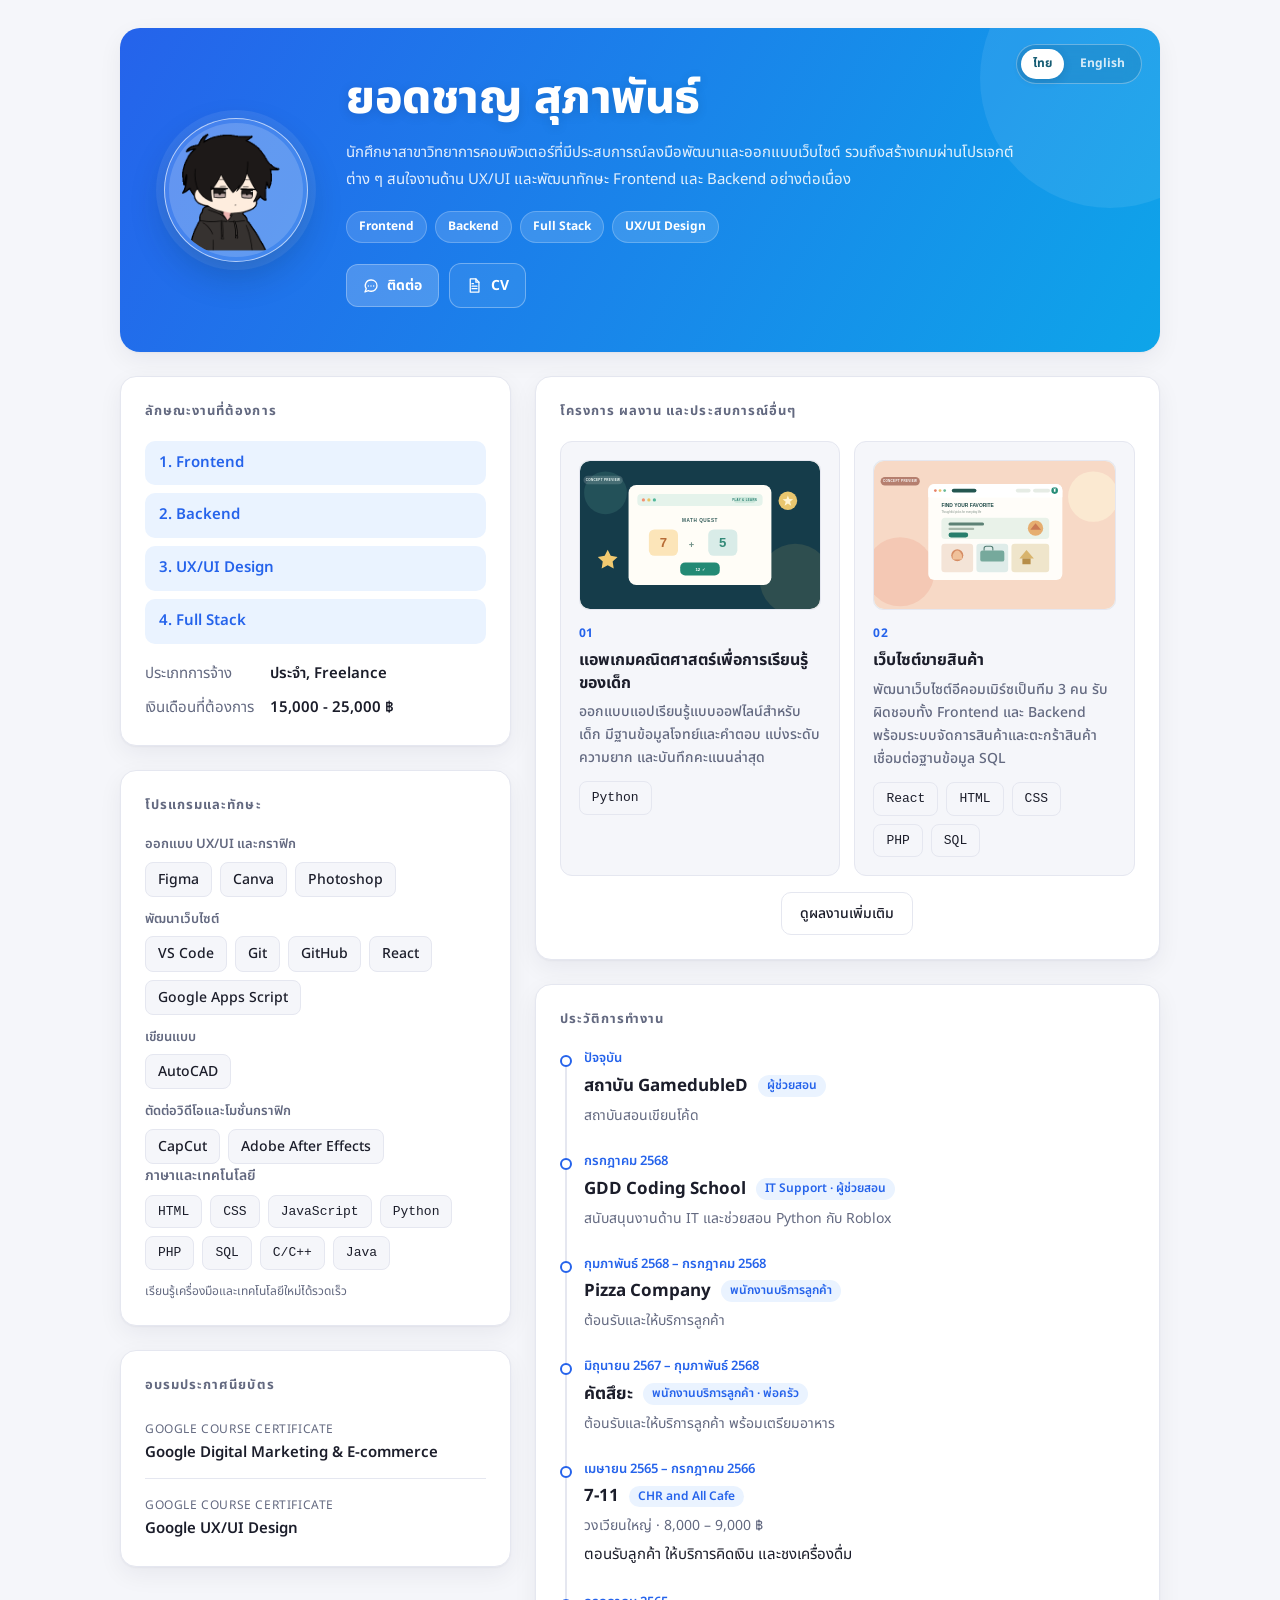
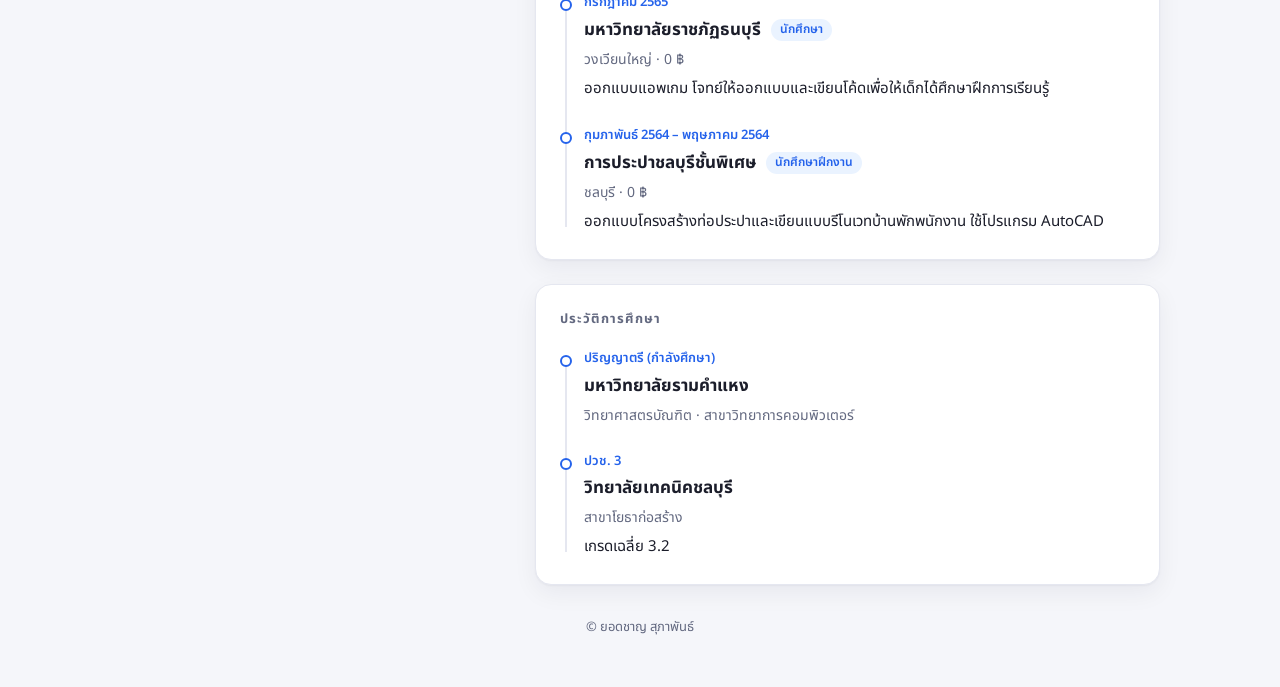
<file: index.html>
<!doctype html>
<html lang="th">
  <head>
    <meta charset="utf-8">
    <meta name="viewport" content="width=device-width, initial-scale=1">
    <meta http-equiv="refresh" content="0; url=resume.html">
    <link rel="canonical" href="resume.html">
    <title>ยอดชาญ สุภาพันธ์ | Resume</title>
    <style>
      :root { color-scheme: light; font-family: "Noto Sans Thai", system-ui, sans-serif; color: #173b3b; background: #f2f6f3; }
      * { box-sizing: border-box; }
      body { min-height: 100vh; margin: 0; display: grid; place-items: center; padding: 24px; background: radial-gradient(ellipse at 80% 10%, #d8eee5 0, transparent 38%), #f2f6f3; }
      .redirect-card { width: min(100%, 440px); padding: 38px 30px; text-align: center; border: 1px solid #dce9e2; border-radius: 24px; background: rgba(255,255,255,.92); box-shadow: 0 22px 60px rgba(26,76,67,.1); }
      .mark { display: grid; place-items: center; width: 58px; height: 58px; margin: 0 auto 20px; border-radius: 18px; background: linear-gradient(135deg,#10494a,#168b79); color: #fff; font-size: 18px; font-weight: 800; letter-spacing: .06em; }
      .eyebrow { margin: 0 0 8px; color: #168174; font-size: 11px; font-weight: 800; letter-spacing: .2em; }
      h1 { margin: 0; font-size: clamp(23px, 6vw, 29px); }
      .message { margin: 12px 0 22px; color: #6b7d77; font-size: 14px; line-height: 1.8; }
      .dots { display: flex; justify-content: center; gap: 6px; margin-bottom: 22px; }
      .dots span { width: 7px; height: 7px; border-radius: 50%; background: #32a795; animation: pulse 1s ease-in-out infinite alternate; }
      .dots span:nth-child(2) { animation-delay: .2s; } .dots span:nth-child(3) { animation-delay: .4s; }
      @keyframes pulse { to { opacity: .3; transform: translateY(-3px); } }
      .link { display: inline-flex; align-items: center; justify-content: center; min-height: 44px; padding: 0 20px; border-radius: 12px; background: #10494a; color: #fff; font-size: 14px; font-weight: 700; text-decoration: none; transition: background .2s, transform .2s; }
      .link:hover { transform: translateY(-2px); background: #087e78; }
      .link:focus-visible { outline: 3px solid #81cbbb; outline-offset: 3px; }
      @media (prefers-reduced-motion: reduce) { *, *::before, *::after { animation-duration: .01ms !important; transition-duration: .01ms !important; } }
    </style>
    <script>window.location.replace(new URL('resume.html', window.location.href));</script>
  </head>
  <body>
    <main class="redirect-card" aria-labelledby="page-title">
      <div class="mark" aria-hidden="true">YS</div>
      <p class="eyebrow">PORTFOLIO · RESUME</p>
      <h1 id="page-title">ยอดชาญ สุภาพันธ์</h1>
      <p class="message">กำลังพาคุณไปยังหน้า Resume<br>อีกสักครู่เดียวค่ะ</p>
      <div class="dots" aria-hidden="true"><span></span><span></span><span></span></div>
      <a class="link" href="resume.html">เปิดหน้า Resume <span aria-hidden="true">→</span></a>
    </main>
  </body>
</html>
</file>
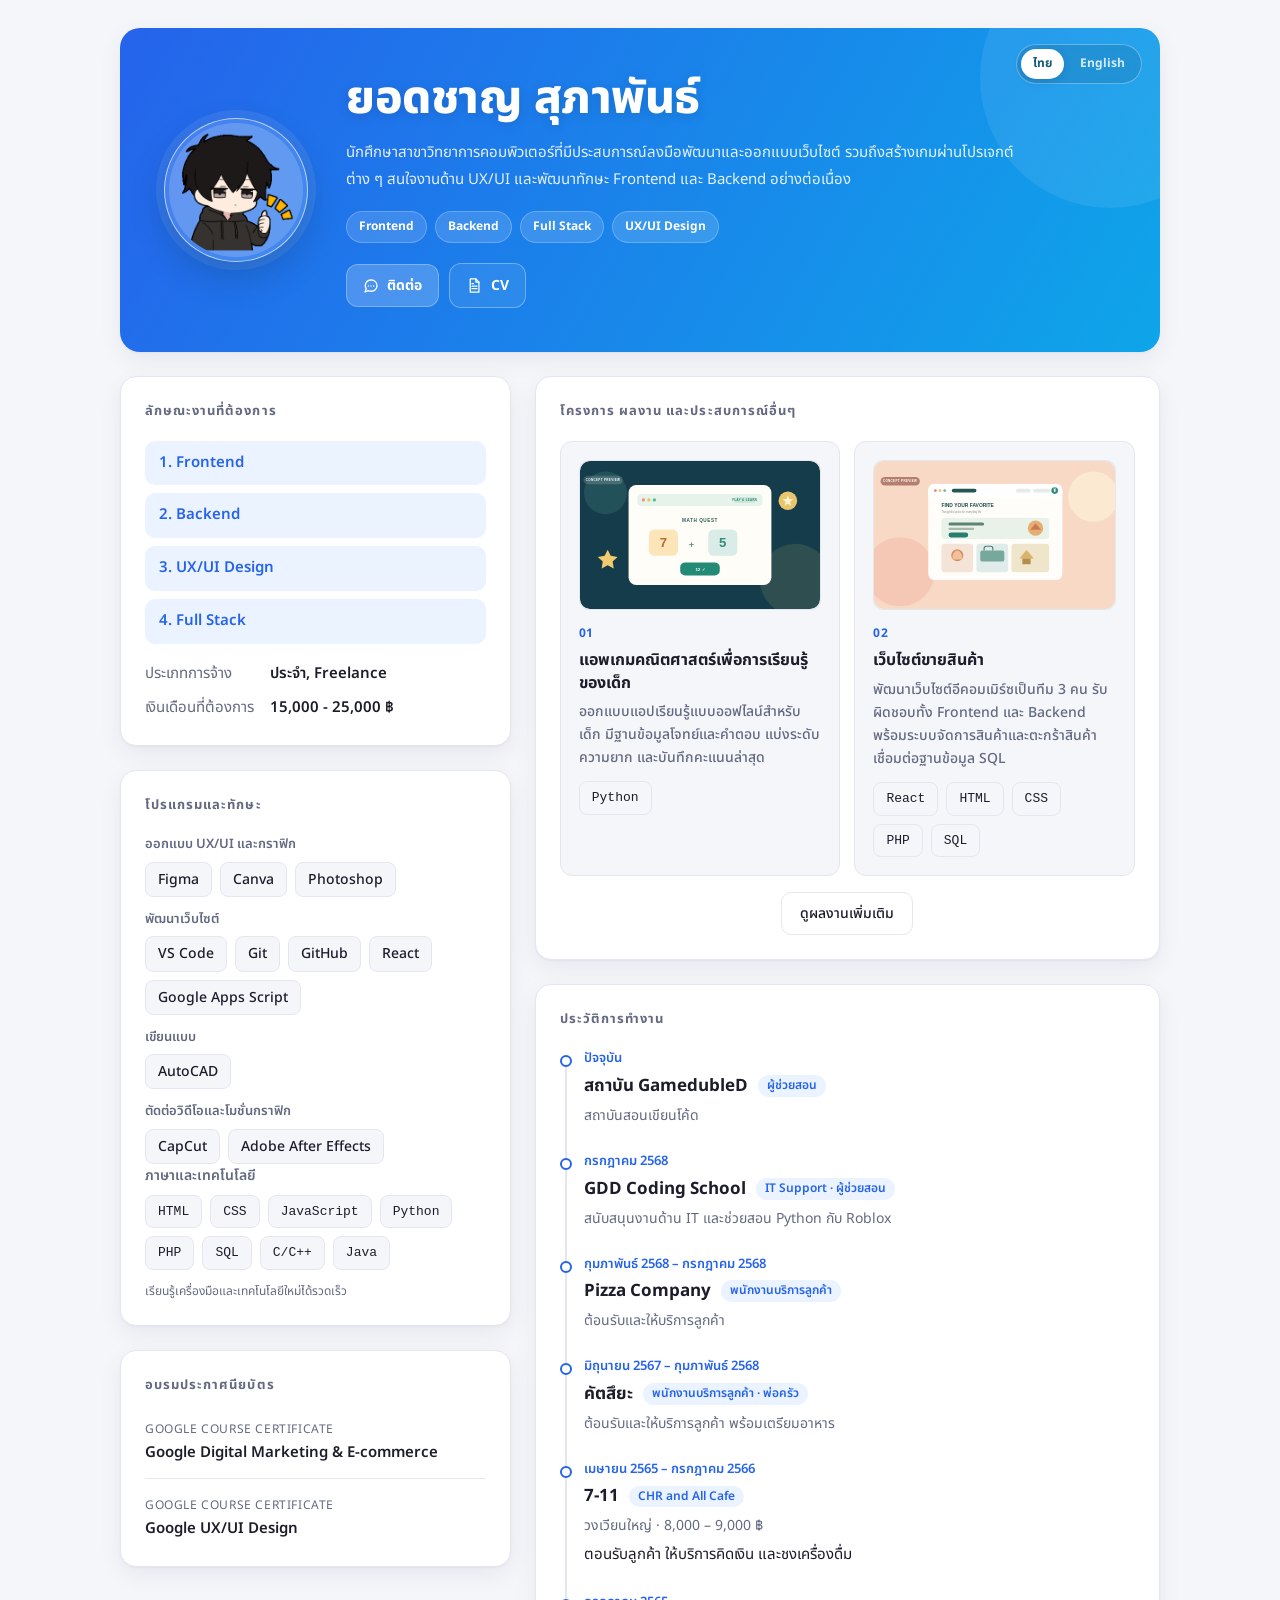
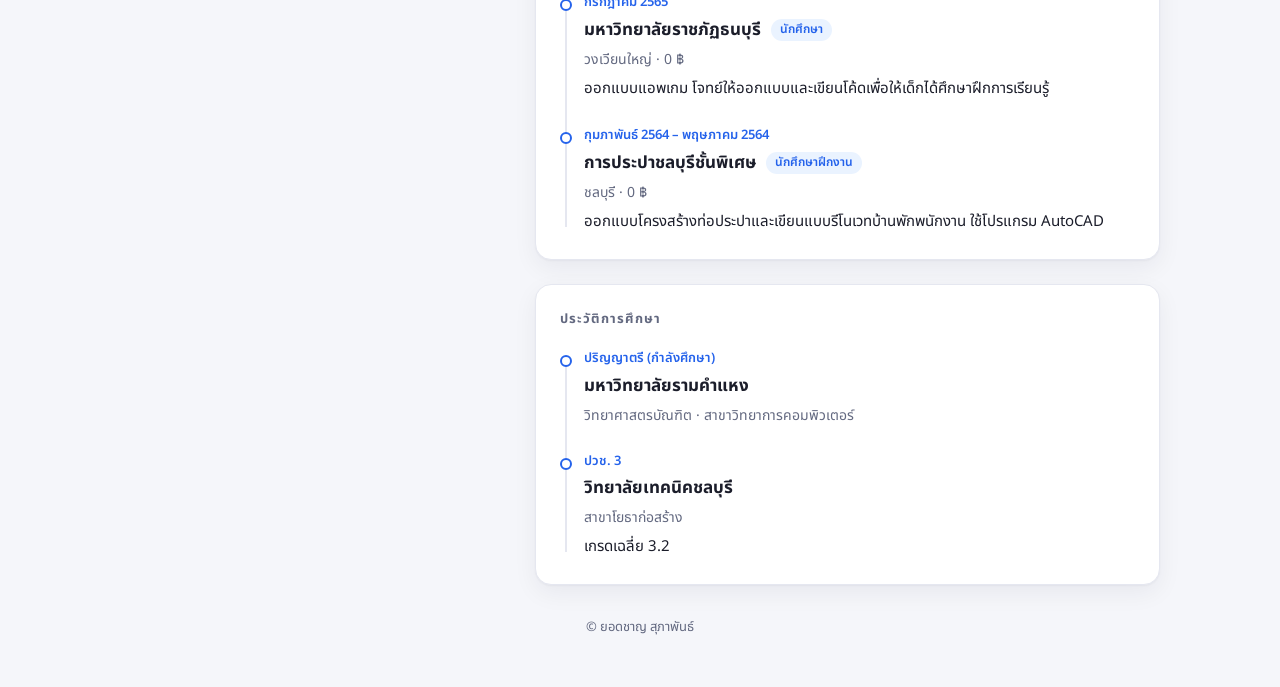
<file: resume.html>
<!DOCTYPE html>
<html lang="th">
<head>
<meta charset="UTF-8">
<meta name="viewport" content="width=device-width, initial-scale=1, viewport-fit=cover">
<title>Yodchan-Dev</title>
<link rel="preconnect" href="https://fonts.googleapis.com">
<link rel="preconnect" href="https://fonts.gstatic.com" crossorigin>
<link href="https://fonts.googleapis.com/css2?family=Noto+Sans+Thai:wght@400;500;600;700;800&display=swap" rel="stylesheet">
<link rel="stylesheet" href="style.css?v=language-switch-corner-1">
</head>
<body>
<div class="wrap">

  <header class="hero">
    <div class="language-switch" aria-label="เลือกภาษา">
      <button type="button" class="language-button is-active" data-language="th" aria-pressed="true">ไทย</button>
      <button type="button" class="language-button" data-language="en" aria-pressed="false">English</button>
    </div>
    <div class="avatar-wrapper">
      <img src="assets/profile/profile.gif" alt="ยอดชาญ สุภาพันธ์" class="avatar" aria-hidden="true">
    </div>
    <div class="hero-info">
      <h1>ยอดชาญ สุภาพันธ์</h1>
      <p class="intro">นักศึกษาสาขาวิทยาการคอมพิวเตอร์ที่มีประสบการณ์ลงมือพัฒนาและออกแบบเว็บไซต์ รวมถึงสร้างเกมผ่านโปรเจกต์ต่าง ๆ สนใจงานด้าน UX/UI และพัฒนาทักษะ Frontend และ Backend อย่างต่อเนื่อง</p>
      <div class="roles"><span>Frontend</span><span>Backend</span><span>Full Stack</span><span>UX/UI Design</span></div>
      <div class="contacts">
        <button class="contact contact-trigger" id="contactOpen" type="button" aria-haspopup="dialog" aria-controls="contactDialog">
          <svg viewBox="0 0 24 24" fill="none" stroke="currentColor" stroke-width="2" stroke-linecap="round" stroke-linejoin="round" aria-hidden="true"><path d="M21 11.5a8.4 8.4 0 0 1-9 8.4 9 9 0 0 1-4-.9L3 21l1.9-4.9A8.4 8.4 0 0 1 12.5 3a8.4 8.4 0 0 1 8.5 8.5z"/><path d="M8 12h.01M12 12h.01M16 12h.01"/></svg>
          ติดต่อ
        </button>
        <a class="contact cv-link" href="assets/documents/CV_Yodchan.pdf" target="_blank" rel="noopener noreferrer" aria-label="เปิด CV ของยอดชาญเป็น PDF">
          <svg viewBox="0 0 24 24" fill="none" stroke="currentColor" stroke-width="1.8" stroke-linecap="round" stroke-linejoin="round" aria-hidden="true"><path d="M6 2.75h8l4.25 4.5v14H6z"/><path d="M14 2.75v4.5h4.25M8.5 13h7M8.5 16.5h7"/><path d="M8.5 9.5h2"/></svg>
          CV
        </a>
      </div>
    </div>
  </header>

  <div class="grid">

    <aside>
      <section class="card">
        <h2>ลักษณะงานที่ต้องการ</h2>
        <ul class="target-list">
          <li>1. Frontend</li>
          <li>2. Backend</li>
          <li>3. UX/UI Design</li>
          <li>4. Full Stack</li>
        </ul>
        <dl class="facts">
          <dt>ประเภทการจ้าง</dt><dd>ประจำ, Freelance</dd>
          <dt>เงินเดือนที่ต้องการ</dt><dd>15,000 - 25,000 ฿</dd>
        </dl>
      </section>

      <section class="card">
        <h2>โปรแกรมและทักษะ</h2>
        <div class="tool-groups">
          <div class="tool-group">
            <p class="label">ออกแบบ UX/UI และกราฟิก</p>
            <div class="chips">
              <span class="chip">Figma</span>
              <span class="chip">Canva</span>
              <span class="chip">Photoshop</span>
            </div>
          </div>
          <div class="tool-group">
            <p class="label">พัฒนาเว็บไซต์</p>
            <div class="chips">
              <span class="chip">VS Code</span>
              <span class="chip">Git</span>
              <span class="chip">GitHub</span>
              <span class="chip">React</span>
              <span class="chip">Google Apps Script</span>
            </div>
          </div>
          <div class="tool-group">
            <p class="label">เขียนแบบ</p>
            <div class="chips"><span class="chip">AutoCAD</span></div>
          </div>
          <div class="tool-group">
            <p class="label">ตัดต่อวิดีโอและโมชั่นกราฟิก</p>
            <div class="chips">
              <span class="chip">CapCut</span>
              <span class="chip">Adobe After Effects</span>
            </div>
          </div>
        </div>

        <p class="label">ภาษาและเทคโนโลยี</p>
        <div class="chips">
          <span class="chip code">HTML</span>
          <span class="chip code">CSS</span>
          <span class="chip code">JavaScript</span>
          <span class="chip code">Python</span>
          <span class="chip code">PHP</span>
          <span class="chip code">SQL</span>
          <span class="chip code">C/C++</span>
          <span class="chip code">Java</span>
        </div>
        <p class="tool-note">เรียนรู้เครื่องมือและเทคโนโลยีใหม่ได้รวดเร็ว</p>
      </section>

      <section class="card">
        <h2>อบรมประกาศนียบัตร</h2>
        <div class="cert-list">
          <details class="cert cert-with-preview">
            <summary class="cert-summary">
              <span class="org">Google Course Certificate</span>
              <span class="name">Google Digital Marketing &amp; E-commerce</span>
            </summary>
            <div class="cert-preview">
              <img src="assets/projects/certificate-digital-marketing-placeholder.svg" alt="ภาพจำลองใบประกาศนียบัตร Google Digital Marketing and E-commerce">
              <div class="cert-preview-caption"><strong>Google Digital Marketing &amp; E-commerce</strong><small>ภาพใบประกาศนียบัตรจำลอง</small></div>
            </div>
          </details>
          <details class="cert cert-with-preview">
            <summary class="cert-summary">
              <span class="org">Google Course Certificate</span>
              <span class="name">Google UX/UI Design</span>
            </summary>
            <div class="cert-preview">
              <img src="assets/projects/certificate-ux-design-placeholder.svg" alt="ภาพจำลองใบประกาศนียบัตร Google UX Design">
              <div class="cert-preview-caption"><strong>Google UX/UI Design</strong><small>ภาพใบประกาศนียบัตรจำลอง</small></div>
            </div>
          </details>
        </div>
      </section>
    </aside>

    <main>
      <section class="card">
        <h2>โครงการ ผลงาน และประสบการณ์อื่นๆ</h2>
        <div class="projects">
          <div class="project">
            <div class="thumb"><img src="assets/projects/math-learning.svg" alt="ภาพตัวอย่างชั่วคราวการเรียนคณิตศาสตร์สำหรับเด็ก" width="960" height="540" fetchpriority="high"><img src="assets/projects/math-learning-detail.svg" alt="ภาพมุมขยายเพิ่มเติมของเกมคณิตศาสตร์" width="960" height="540" hidden><img src="assets/projects/math-learning-alt-3.svg" alt="ภาพประกอบเพิ่มเติมของโครงการ math-learning" width="960" height="540" hidden></div>
            <span class="num">01</span>
            <h3>แอพเกมคณิตศาสตร์เพื่อการเรียนรู้ของเด็ก</h3>
            <p class="desc">ออกแบบแอปเรียนรู้แบบออฟไลน์สำหรับเด็ก มีฐานข้อมูลโจทย์และคำตอบ แบ่งระดับความยาก และบันทึกคะแนนล่าสุด</p>
            <div class="chips tags"><span class="chip code">Python</span></div>
          </div>
          <div class="project">
            <div class="thumb"><img src="assets/projects/online-store.svg" alt="ภาพตัวอย่างชั่วคราวเว็บไซต์ร้านค้าออนไลน์บนแล็ปท็อป" width="960" height="540" fetchpriority="high"><img src="assets/projects/online-store-detail.svg" alt="ภาพมุมขยายเพิ่มเติมของเว็บไซต์ร้านค้าออนไลน์" width="960" height="540" hidden><img src="assets/projects/online-store-alt-3.svg" alt="ภาพประกอบเพิ่มเติมของโครงการ online-store" width="960" height="540" hidden></div>
            <span class="num">02</span>
            <h3>เว็บไซต์ขายสินค้า</h3>
            <p class="desc">พัฒนาเว็บไซต์อีคอมเมิร์ซเป็นทีม 3 คน รับผิดชอบทั้ง Frontend และ Backend พร้อมระบบจัดการสินค้าและตะกร้าสินค้า เชื่อมต่อฐานข้อมูล SQL</p>
            <div class="chips tags"><span class="chip code">React</span><span class="chip code">HTML</span><span class="chip code">CSS</span><span class="chip code">PHP</span><span class="chip code">SQL</span></div>
          </div>
          <div class="project extra">
            <div class="thumb"><img src="assets/projects/home-renovation.svg" alt="ภาพตัวอย่างชั่วคราวการออกแบบและปรับปรุงบ้าน" width="960" height="540"><img src="assets/projects/home-renovation-detail.svg" alt="ภาพมุมขยายเพิ่มเติมของแบบรีโนเวทบ้าน" width="960" height="540" hidden><img src="assets/projects/home-renovation-alt-3.svg" alt="ภาพประกอบเพิ่มเติมของโครงการ home-renovation" width="960" height="540" hidden></div>
            <span class="num">03</span>
            <h3>ออกแบบรีโนเวทบ้านพักพนักงาน</h3>
            <p class="desc">ออกแบบโครงสร้างท่อประปาและแบบรีโนเวทบ้านพักพนักงานของการประปาชลบุรี</p>
            <div class="chips tags"><span class="chip code">AutoCAD</span></div>
          </div>
          <div class="project extra">
            <div class="thumb"><img src="assets/projects/roblox-kids-game.svg" alt="ภาพตัวอย่างชั่วคราวผลงานพัฒนาเกมสำหรับเด็ก" width="960" height="540"><img src="assets/projects/roblox-kids-game-detail.svg" alt="ภาพมุมขยายเพิ่มเติมของเกมสำหรับเด็ก" width="960" height="540" hidden><img src="assets/projects/roblox-kids-game-alt-3.svg" alt="ภาพประกอบเพิ่มเติมของโครงการ roblox-kids-game" width="960" height="540" hidden></div>
            <span class="num">04</span>
            <h3>เกมสำหรับเด็กเพื่อการประกวดที่สิงคโปร์</h3>
            <p class="desc">สร้างเกม Roblox สำหรับเด็ก เพื่อนำไปประกวดที่สิงคโปร์</p>
            <div class="chips tags"><span class="chip code">Roblox</span><span class="chip code">Lua</span></div>
          </div>
          <div class="project extra">
            <div class="thumb"><img src="assets/projects/roblox-fantasy.svg" alt="ภาพตัวอย่างชั่วคราวเกม Roblox แนวแฟนตาซี" width="960" height="540"><img src="assets/projects/roblox-fantasy-detail.svg" alt="ภาพมุมขยายเพิ่มเติมของเกมแฟนตาซี" width="960" height="540" hidden><img src="assets/projects/roblox-fantasy-alt-3.svg" alt="ภาพประกอบเพิ่มเติมของโครงการ roblox-fantasy" width="960" height="540" hidden></div>
            <span class="num">05</span>
            <h3>เกม Roblox แนวแฟนตาซี</h3>
            <p class="desc">สร้างเกม Roblox แนวแฟนตาซี ที่เปิดให้ผู้เล่นเข้ามาเล่นบนแพลตฟอร์ม Roblox</p>
            <div class="chips tags"><span class="chip code">Roblox</span></div>
          </div>
          <div class="project extra">
            <div class="thumb"><img src="assets/projects/line-chatbot.svg" alt="ภาพตัวอย่างชั่วคราวการสนทนาผ่านมือถือสำหรับโครงการ LINE Bot" width="960" height="540"><img src="assets/projects/line-chatbot-detail.svg" alt="ภาพมุมขยายเพิ่มเติมของหน้าจอ LINE Bot" width="960" height="540" hidden><img src="assets/projects/line-chatbot-alt-3.svg" alt="ภาพประกอบเพิ่มเติมของโครงการ line-chatbot" width="960" height="540" hidden></div>
            <span class="num">06</span>
            <h3>บอท LINE บันทึกและสรุปรายงานแชทกลุ่ม</h3>
            <p class="desc">เขียนบอท LINE สำหรับบันทึกข้อมูลในแชทกลุ่ม เช่น เสียง รูปภาพ และไฟล์งาน และมีบอทสรุปรายงานให้</p>
            <div class="chips tags"><span class="chip code">LINE Bot</span></div>
          </div>
          <div class="project extra">
            <div class="thumb"><img src="assets/projects/file-backup-system.svg" alt="ภาพจำลองระบบสำรองไฟล์ขึ้น Google Drive" width="960" height="540"></div>
            <span class="num">07</span>
            <h3>ระบบสำรองไฟล์อัตโนมัติ</h3>
            <p class="desc">สร้างระบบ Cloud Automation ด้วย Google Apps Script รับไฟล์ผ่าน Webhook ประมวลผลข้อมูล JSON และอัปโหลดไฟล์ไปยัง Google Drive พร้อมจัดการข้อผิดพลาดและสิทธิ์การเข้าถึง</p>
            <div class="chips tags"><span class="chip code">Google Apps Script</span><span class="chip code">Webhook</span><span class="chip code">Google Drive</span></div>
          </div>
        </div>
        <div class="more-wrap">
          <button class="btn" id="moreBtn" type="button" aria-expanded="false">ดูผลงานเพิ่มเติม</button>
        </div>
      </section>

      <dialog class="project-dialog" id="projectDialog" aria-labelledby="projectDialogTitle">
        <div class="project-dialog-panel">
          <button class="project-dialog-close" type="button" aria-label="ปิดรายละเอียดโครงการ">×</button>
          <div class="project-dialog-gallery">
            <div class="project-dialog-image"></div>
            <button class="project-gallery-control project-gallery-prev" type="button" aria-label="ดูรูปก่อนหน้า">‹</button>
            <button class="project-gallery-control project-gallery-next" type="button" aria-label="ดูรูปถัดไป">›</button>
            <div class="project-gallery-count" aria-live="polite"></div>
          </div>
          <div class="project-dialog-content">
            <span class="num project-dialog-num"></span>
            <h2 id="projectDialogTitle"></h2>
            <p class="project-dialog-description"></p>
            <div class="chips project-dialog-tags" aria-label="เครื่องมือที่ใช้"></div>
          </div>
        </div>
      </dialog>

      <section class="card">
        <h2>ประวัติการทำงาน</h2>
        <div class="timeline">
          <div class="item">
            <div class="date">ปัจจุบัน</div>
            <h3>สถาบัน GamedubleD <span class="badge">ผู้ช่วยสอน</span></h3>
            <div class="meta">สถาบันสอนเขียนโค้ด</div>
          </div>
          <div class="item">
            <div class="date">กรกฎาคม 2568</div>
            <h3>GDD Coding School <span class="badge">IT Support · ผู้ช่วยสอน</span></h3>
            <div class="meta">สนับสนุนงานด้าน IT และช่วยสอน Python กับ Roblox</div>
          </div>
          <div class="item">
            <div class="date">กุมภาพันธ์ 2568 – กรกฎาคม 2568</div>
            <h3>Pizza Company <span class="badge">พนักงานบริการลูกค้า</span></h3>
            <div class="meta">ต้อนรับและให้บริการลูกค้า</div>
          </div>
          <div class="item">
            <div class="date">มิถุนายน 2567 – กุมภาพันธ์ 2568</div>
            <h3>คัตสึยะ <span class="badge">พนักงานบริการลูกค้า · พ่อครัว</span></h3>
            <div class="meta">ต้อนรับและให้บริการลูกค้า พร้อมเตรียมอาหาร</div>
          </div>
          <div class="item">
            <div class="date">เมษายน 2565 – กรกฎาคม 2566</div>
            <h3>7-11 <span class="badge">CHR and All Cafe</span></h3>
            <div class="meta">วงเวียนใหญ่ · 8,000 – 9,000 ฿</div>
            <p>ตอนรับลูกค้า ให้บริการคิดเงิน และชงเครื่องดื่ม</p>
          </div>
          <div class="item">
            <div class="date">กรกฎาคม 2565</div>
            <h3>มหาวิทยาลัยราชภัฏธนบุรี <span class="badge">นักศึกษา</span></h3>
            <div class="meta">วงเวียนใหญ่ · 0 ฿</div>
            <p>ออกแบบแอพเกม โจทย์ให้ออกแบบและเขียนโค้ดเพื่อให้เด็กได้ศึกษาฝึกการเรียนรู้</p>
          </div>
          <div class="item">
            <div class="date">กุมภาพันธ์ 2564 – พฤษภาคม 2564</div>
            <h3>การประปาชลบุรีชั้นพิเศษ <span class="badge">นักศึกษาฝึกงาน</span></h3>
            <div class="meta">ชลบุรี · 0 ฿</div>
            <p>ออกแบบโครงสร้างท่อประปาและเขียนแบบรีโนเวทบ้านพักพนักงาน ใช้โปรแกรม AutoCAD</p>
          </div>
        </div>
      </section>

      <section class="card">
        <h2>ประวัติการศึกษา</h2>
        <div class="timeline">
          <div class="item">
            <div class="date">ปริญญาตรี (กำลังศึกษา)</div>
            <h3>มหาวิทยาลัยรามคำแหง</h3>
            <div class="meta">วิทยาศาสตรบัณฑิต · สาขาวิทยาการคอมพิวเตอร์</div>
          </div>
          <div class="item">
            <div class="date">ปวช. 3</div>
            <h3>วิทยาลัยเทคนิคชลบุรี</h3>
            <div class="meta">สาขาโยธาก่อสร้าง</div>
            <p>เกรดเฉลี่ย 3.2</p>
          </div>
        </div>
      </section>
    </main>
  </div>

  <footer>© ยอดชาญ สุภาพันธ์</footer>
</div>

<dialog class="contact-dialog" id="contactDialog" aria-labelledby="contactTitle" aria-describedby="contactHint">
  <div class="contact-panel">
    <div class="contact-dialog-head">
      <div>
        <p class="contact-kicker">LET'S CONNECT</p>
        <h2 id="contactTitle">ติดต่อยอดชาญ</h2>
      </div>
      <button class="dialog-close" id="contactClose" type="button" aria-label="ปิดหน้าต่าง">×</button>
    </div>
    <p class="contact-hint" id="contactHint">เลือกช่องทางติดต่อ หรือเขียนข้อความถึงฉันได้เลย</p>

    <div class="contact-options" aria-label="ช่องทางติดต่อ">
      <a class="contact-option" href="tel:0967301189"><span class="option-icon" aria-hidden="true">☎</span><span><strong>โทรศัพท์</strong><small>096-730-1189</small></span><span class="option-arrow" aria-hidden="true">↗</span></a>
      <a class="contact-option" href="mailto:nkegamer1@gmail.com"><span class="option-icon" aria-hidden="true">@</span><span><strong>อีเมล</strong><small>nkegamer1@gmail.com</small></span><span class="option-arrow" aria-hidden="true">↗</span></a>
      <a class="contact-option" href="https://github.com/newer303" target="_blank" rel="noopener noreferrer"><span class="option-icon" aria-hidden="true">GH</span><span><strong>GitHub</strong><small>github.com/newer303</small></span><span class="option-arrow" aria-hidden="true">↗</span></a>
      <div class="contact-option"><span class="option-icon" aria-hidden="true">LINE</span><span><strong>LINE</strong><small>newer303</small></span></div>
    </div>

    <form class="contact-form" id="contactForm" action="https://formsubmit.co/nkegamer1@gmail.com" method="POST">
      <h3>ส่งข้อความทางอีเมล</h3>
      <input class="form-honeypot" name="_honey" tabindex="-1" autocomplete="off" aria-hidden="true">
      <div class="form-row">
        <label>ชื่อของคุณ<input name="name" autocomplete="name" placeholder="ชื่อ" required></label>
        <label>อีเมลสำหรับติดต่อกลับ <span>(ไม่บังคับ)</span><input name="email" type="email" autocomplete="email" placeholder="you@example.com"></label>
      </div>
      <label>หัวข้อ<input name="_subject" placeholder="หัวข้อข้อความ" required></label>
      <label>ข้อความ<textarea name="message" rows="4" placeholder="เขียนข้อความที่ต้องการส่ง…" required></textarea></label>
      <button class="send-message" type="submit">ส่งอีเมล <span aria-hidden="true">→</span></button>
      <p class="form-status" id="formStatus" role="status" aria-live="polite"></p>
      <p class="mail-note">ข้อความจะส่งจากหน้าเว็บไปยังอีเมลผู้รับโดยตรง</p>
    </form>
  </div>
</dialog>

<script>
  (function () {
    var translations = {
      'ยอดชาญ สุภาพันธ์': 'Yodchan Suphaphan', '© ยอดชาญ สุภาพันธ์': '© Yodchan Suphaphan', 'เลือกภาษา': 'Choose language', 'สถาบัน GamedubleD': 'GamedubleD Institute',
      'นักศึกษาสาขาวิทยาการคอมพิวเตอร์ที่มีประสบการณ์ลงมือพัฒนาและออกแบบเว็บไซต์ รวมถึงสร้างเกมผ่านโปรเจกต์ต่าง ๆ สนใจงานด้าน UX/UI และพัฒนาทักษะ Frontend และ Backend อย่างต่อเนื่อง': 'Computer Science student with hands-on project experience developing and designing websites, as well as creating games. Interested in UX/UI and continuously building frontend and backend skills.',
      '1. Frontend': '1. Frontend', '2. Backend': '2. Backend', '3. UX/UI Design': '3. UX/UI Design', '4. Full Stack': '4. Full Stack',
      'ติดต่อ': 'Contact', 'ลักษณะงานที่ต้องการ': 'Career Interests', 'ประเภทการจ้าง': 'Employment Type', 'ประจำ, Freelance': 'Full-time, Freelance', 'เงินเดือนที่ต้องการ': 'Expected Salary',
      'โปรแกรมและทักษะ': 'Tools & Skills', 'ออกแบบ UX/UI และกราฟิก': 'UX/UI & Graphic Design', 'พัฒนาเว็บไซต์': 'Web Development', 'เขียนแบบ': 'Technical Drawing', 'ตัดต่อวิดีโอและโมชั่นกราฟิก': 'Video Editing & Motion Graphics', 'ภาษาและเทคโนโลยี': 'Languages & Technologies', 'เรียนรู้เครื่องมือและเทคโนโลยีใหม่ได้รวดเร็ว': 'Quick to learn new tools and technologies',
      'อบรมประกาศนียบัตร': 'Certificates', 'ภาพจำลองใบประกาศนียบัตร': 'Certificate preview (illustration)', 'ภาพใบประกาศนียบัตรจำลอง': 'Illustrative certificate preview',
      'โครงการ ผลงาน และประสบการณ์อื่นๆ': 'Projects, Work & Other Experience', 'แอพเกมคณิตศาสตร์เพื่อการเรียนรู้ของเด็ก': 'Math Learning Game for Children', 'ออกแบบแอปเรียนรู้แบบออฟไลน์สำหรับเด็ก มีฐานข้อมูลโจทย์และคำตอบ แบ่งระดับความยาก และบันทึกคะแนนล่าสุด': 'Designed an offline learning app for children, featuring a question and answer database, difficulty levels, and saved scores.',
      'เว็บไซต์ขายสินค้า': 'E-commerce Website', 'พัฒนาเว็บไซต์อีคอมเมิร์ซเป็นทีม 3 คน รับผิดชอบทั้ง Frontend และ Backend พร้อมระบบจัดการสินค้าและตะกร้าสินค้า เชื่อมต่อฐานข้อมูล SQL': 'Developed an e-commerce website in a team of three, handling both frontend and backend, including product management, a shopping cart, and SQL database integration.',
      'ออกแบบรีโนเวทบ้านพักพนักงาน': 'Employee Housing Renovation Design', 'ออกแบบโครงสร้างท่อประปาและแบบรีโนเวทบ้านพักพนักงานของการประปาชลบุรี': 'Designed water pipe layouts and renovation plans for Chonburi Waterworks employee housing.',
      'เกมสำหรับเด็กเพื่อการประกวดที่สิงคโปร์': 'Children’s Game for a Singapore Competition', 'สร้างเกม Roblox สำหรับเด็ก เพื่อนำไปประกวดที่สิงคโปร์': 'Created a Roblox game for children to enter in a competition in Singapore.',
      'เกม Roblox แนวแฟนตาซี': 'Roblox Fantasy Game', 'สร้างเกม Roblox แนวแฟนตาซี ที่เปิดให้ผู้เล่นเข้ามาเล่นบนแพลตฟอร์ม Roblox': 'Created a fantasy Roblox game for players on the Roblox platform.',
      'บอท LINE บันทึกและสรุปรายงานแชทกลุ่ม': 'LINE Bot for Group Chat Logging & Reports', 'เขียนบอท LINE สำหรับบันทึกข้อมูลในแชทกลุ่ม เช่น เสียง รูปภาพ และไฟล์งาน และมีบอทสรุปรายงานให้': 'Built LINE bots to log group chat content such as audio, images, and files, and to generate summary reports.',
      'ระบบสำรองไฟล์อัตโนมัติ': 'Automated File Backup System', 'สร้างระบบ Cloud Automation ด้วย Google Apps Script รับไฟล์ผ่าน Webhook ประมวลผลข้อมูล JSON และอัปโหลดไฟล์ไปยัง Google Drive พร้อมจัดการข้อผิดพลาดและสิทธิ์การเข้าถึง': 'Built a cloud automation system with Google Apps Script to receive files via webhook, process JSON, upload to Google Drive, and handle errors and access permissions.',
      'ดูผลงานเพิ่มเติม': 'Show more projects', 'ซ่อนผลงาน': 'Show fewer projects', 'ปิดรายละเอียดโครงการ': 'Close project details', 'ดูรูปก่อนหน้า': 'Previous image', 'ดูรูปถัดไป': 'Next image', 'เครื่องมือที่ใช้': 'Tools used', 'ช่องทางติดต่อ': 'Contact methods', 'เปิด CV ของยอดชาญเป็น PDF': 'Open Yodchan’s CV as a PDF', 'PORTFOLIO · RESUME': 'PORTFOLIO · RESUME',
      'ประวัติการทำงาน': 'Work Experience', 'ปัจจุบัน': 'Present', 'ผู้ช่วยสอน': 'Teaching Assistant', 'สถาบันสอนเขียนโค้ด': 'Coding school', 'กรกฎาคม 2568': 'July 2025', 'กรกฎาคม 2565': 'July 2022', 'คัตสึยะ': 'Katsuya', 'IT Support · ผู้ช่วยสอน': 'IT Support · Teaching Assistant', 'สนับสนุนงานด้าน IT และช่วยสอน Python กับ Roblox': 'Provided IT support and helped teach Python and Roblox.', 'กุมภาพันธ์ 2568 – กรกฎาคม 2568': 'February 2025 – July 2025', 'พนักงานบริการลูกค้า': 'Customer Service', 'ต้อนรับและให้บริการลูกค้า': 'Welcomed and assisted customers.', 'มิถุนายน 2567 – กุมภาพันธ์ 2568': 'June 2024 – February 2025', 'พนักงานบริการลูกค้า · พ่อครัว': 'Customer Service · Cook', 'ต้อนรับและให้บริการลูกค้า พร้อมเตรียมอาหาร': 'Assisted customers and prepared food.', 'เมษายน 2565 – กรกฎาคม 2566': 'April 2022 – July 2023', 'วงเวียนใหญ่ · 8,000 – 9,000 ฿': 'Wongwian Yai · ฿8,000–9,000', 'ตอนรับลูกค้า ให้บริการคิดเงิน และชงเครื่องดื่ม': 'Served customers, handled checkout, and prepared drinks.', 'มหาวิทยาลัยราชภัฏธนบุรี': 'Dhonburi Rajabhat University', 'นักศึกษา': 'Student', 'วงเวียนใหญ่ · 0 ฿': 'Wongwian Yai · Unpaid', 'ออกแบบแอพเกม โจทย์ให้ออกแบบและเขียนโค้ดเพื่อให้เด็กได้ศึกษาฝึกการเรียนรู้': 'Designed and coded an educational game app for children as a learning project.', 'กุมภาพันธ์ 2564 – พฤษภาคม 2564': 'February 2021 – May 2021', 'การประปาชลบุรีชั้นพิเศษ': 'Chonburi Waterworks', 'นักศึกษาฝึกงาน': 'Intern', 'ชลบุรี · 0 ฿': 'Chonburi · Unpaid', 'ออกแบบโครงสร้างท่อประปาและเขียนแบบรีโนเวทบ้านพักพนักงาน ใช้โปรแกรม AutoCAD': 'Designed water pipe layouts and employee housing renovation plans using AutoCAD.',
      'ประวัติการศึกษา': 'Education', 'ปริญญาตรี (กำลังศึกษา)': 'Bachelor’s Degree (In Progress)', 'มหาวิทยาลัยรามคำแหง': 'Ramkhamhaeng University', 'วิทยาศาสตรบัณฑิต · สาขาวิทยาการคอมพิวเตอร์': 'B.Sc. · Computer Science', 'ปวช. 3': 'Vocational Certificate, Year 3', 'วิทยาลัยเทคนิคชลบุรี': 'Chonburi Technical College', 'สาขาโยธาก่อสร้าง': 'Civil Construction', 'เกรดเฉลี่ย 3.2': 'GPA 3.2',
      'ติดต่อยอดชาญ': 'Contact Yodchan', 'เลือกช่องทางติดต่อ หรือเขียนข้อความถึงฉันได้เลย': 'Choose a contact method or send me a message.', 'โทรศัพท์': 'Phone', 'อีเมล': 'Email', 'ส่งข้อความทางอีเมล': 'Send an email message', 'ชื่อของคุณ': 'Your name', 'ชื่อ': 'Name', 'อีเมลสำหรับติดต่อกลับ': 'Reply email', '(ไม่บังคับ)': '(optional)', 'หัวข้อ': 'Subject', 'หัวข้อข้อความ': 'Message subject', 'ข้อความ': 'Message', 'เขียนข้อความที่ต้องการส่ง…': 'Write your message…', 'ส่งอีเมล': 'Send email', 'ข้อความจะส่งจากหน้าเว็บไปยังอีเมลผู้รับโดยตรง': 'Your message will be sent directly to the recipient by email.',
      'กำลังส่งข้อความ…': 'Sending message…', 'ส่งข้อความเรียบร้อยแล้ว ขอบคุณที่ติดต่อมาค่ะ': 'Message sent. Thank you for reaching out!', 'ส่งข้อความไม่สำเร็จ กรุณาลองอีกครั้ง หรือติดต่อทางอีเมลโดยตรง': 'Could not send the message. Please try again or contact me directly by email.', 'ปิดหน้าต่าง': 'Close dialog',
      'ดูรายละเอียด ': 'View details of ', 'ดูรายละเอียด โครงการ': 'View project details', 'ภาพตัวอย่างชั่วคราวการเรียนคณิตศาสตร์สำหรับเด็ก': 'Preview of a math learning game for children', 'ภาพตัวอย่างชั่วคราวเว็บไซต์ร้านค้าออนไลน์บนแล็ปท็อป': 'Preview of an online store website on a laptop', 'ภาพมุมขยายเพิ่มเติมของเกมคณิตศาสตร์': 'Additional view of the math game', 'ภาพมุมขยายเพิ่มเติมของเว็บไซต์ร้านค้าออนไลน์': 'Additional view of the online store website', 'ภาพมุมขยายเพิ่มเติมของแบบรีโนเวทบ้าน': 'Additional view of the housing renovation design', 'ภาพมุมขยายเพิ่มเติมของเกมสำหรับเด็ก': 'Additional view of the children’s game', 'ภาพมุมขยายเพิ่มเติมของเกมแฟนตาซี': 'Additional view of the fantasy game', 'ภาพมุมขยายเพิ่มเติมของหน้าจอ LINE Bot': 'Additional view of the LINE Bot screen', 'ภาพจำลองระบบสำรองไฟล์ขึ้น Google Drive': 'Illustration of an automated backup system to Google Drive', 'ภาพจำลองใบประกาศนียบัตร Google Digital Marketing and E-commerce': 'Illustration of the Google Digital Marketing and E-commerce certificate', 'ภาพจำลองใบประกาศนียบัตร Google UX Design': 'Illustration of the Google UX Design certificate', 'ภาพตัวอย่างชั่วคราวผลงานพัฒนาเกมสำหรับเด็ก': 'Preview of a game developed for children', 'ภาพตัวอย่างชั่วคราวเกม Roblox แนวแฟนตาซี': 'Preview of a fantasy Roblox game', 'ภาพตัวอย่างชั่วคราวการออกแบบและปรับปรุงบ้าน': 'Preview of a housing renovation design', 'ภาพตัวอย่างชั่วคราวการสนทนาผ่านมือถือสำหรับโครงการ LINE Bot': 'Preview of a mobile LINE Bot conversation', 'ภาพประกอบเพิ่มเติมของโครงการ math-learning': 'Additional illustration for the math learning project', 'ภาพประกอบเพิ่มเติมของโครงการ online-store': 'Additional illustration for the online store project', 'ภาพประกอบเพิ่มเติมของโครงการ home-renovation': 'Additional illustration for the housing renovation project', 'ภาพประกอบเพิ่มเติมของโครงการ roblox-kids-game': 'Additional illustration for the children’s Roblox game', 'ภาพประกอบเพิ่มเติมของโครงการ roblox-fantasy': 'Additional illustration for the fantasy Roblox game', 'ภาพประกอบเพิ่มเติมของโครงการ line-chatbot': 'Additional illustration for the LINE chatbot project', 'you@example.com': 'you@example.com'
    };
    var languageButtons = Array.from(document.querySelectorAll('[data-language]'));
    var textNodes = [];
    var walker = document.createTreeWalker(document.body, NodeFilter.SHOW_TEXT);
    while (walker.nextNode()) {
      var node = walker.currentNode;
      if (node.nodeValue.trim()) textNodes.push({ node: node, original: node.nodeValue, key: node.nodeValue.trim() });
    }
    var attributes = [];
    document.querySelectorAll('[alt],[aria-label],[placeholder]').forEach(function (el) {
      ['alt', 'aria-label', 'placeholder'].forEach(function (attr) {
        if (el.hasAttribute(attr)) attributes.push({ el: el, attr: attr, original: el.getAttribute(attr) });
      });
    });
    function setLanguage(lang) {
      var english = lang === 'en';
      document.documentElement.lang = lang;
      document.documentElement.dataset.language = lang;
      document.title = 'Yodchan-Dev';
      textNodes.forEach(function (item) {
        var key = item.key;
        var translated = translations[key];
        if (english && translated) item.node.nodeValue = item.original.replace(key, translated);
        else item.node.nodeValue = item.original;
      });
      attributes.forEach(function (item) {
        var translated = translations[item.original];
        if (english && translated) item.el.setAttribute(item.attr, translated);
        else item.el.setAttribute(item.attr, item.original);
      });
      languageButtons.forEach(function (button) {
        var active = button.dataset.language === lang;
        button.classList.toggle('is-active', active);
        button.setAttribute('aria-pressed', String(active));
      });
      document.querySelectorAll('.project').forEach(function (project) {
        var title = project.querySelector('h3');
        project.setAttribute('aria-label', (english ? 'View details of ' : 'ดูรายละเอียด ') + (title ? title.textContent : (english ? 'project' : 'โครงการ')));
      });
      try { localStorage.setItem('resume-language', lang); } catch (error) {}
      document.dispatchEvent(new CustomEvent('resume-language-change', { detail: { language: lang } }));
    }
    languageButtons.forEach(function (button) { button.addEventListener('click', function () { setLanguage(button.dataset.language); }); });
    var saved = 'th';
    try { saved = localStorage.getItem('resume-language') || 'th'; } catch (error) {}
    setLanguage(saved);
  })();

  (function () {
    var contactOpen = document.getElementById('contactOpen');
    var contactDialog = document.getElementById('contactDialog');
    var contactClose = document.getElementById('contactClose');
    var contactForm = document.getElementById('contactForm');
    var formStatus = document.getElementById('formStatus');

    contactOpen.addEventListener('click', function () { contactDialog.showModal(); });
    contactClose.addEventListener('click', function () { contactDialog.close(); });
    contactDialog.addEventListener('click', function (event) {
      if (event.target === contactDialog) contactDialog.close();
    });
    contactForm.addEventListener('submit', async function (event) {
      event.preventDefault();
      var formData = new FormData(contactForm);
      var submitButton = contactForm.querySelector('[type="submit"]');
      var payload = {
        name: String(formData.get('name')).trim(),
        _subject: String(formData.get('_subject')).trim(),
        message: String(formData.get('message')).trim()
      };
      var replyEmail = String(formData.get('email')).trim();
      if (replyEmail) {
        payload.email = replyEmail;
        payload._replyto = replyEmail;
      }
      formStatus.textContent = 'กำลังส่งข้อความ…';
      formStatus.classList.remove('is-error');
      submitButton.disabled = true;
      try {
        var response = await fetch('https://formsubmit.co/ajax/nkegamer1@gmail.com', {
          method: 'POST',
          headers: { 'Content-Type': 'application/json', 'Accept': 'application/json' },
          body: JSON.stringify(payload)
        });
        var result = await response.json();
        if (!response.ok || result.success === false || result.success === 'false') {
          throw new Error(result.message || 'ส่งข้อความไม่สำเร็จ');
        }
        formStatus.textContent = 'ส่งข้อความเรียบร้อยแล้ว ขอบคุณที่ติดต่อมาค่ะ';
        contactForm.reset();
      } catch (error) {
        formStatus.textContent = 'ส่งข้อความไม่สำเร็จ กรุณาลองอีกครั้ง หรือติดต่อทางอีเมลโดยตรง';
        formStatus.classList.add('is-error');
      } finally {
        submitButton.disabled = false;
      }
    });
  })();

  (function () {
    var btn = document.getElementById('moreBtn');
    var list = btn.closest('.card').querySelector('.projects');
    var cards = Array.from(list.querySelectorAll('.project'));
    var reduceMotion = window.matchMedia('(prefers-reduced-motion: reduce)').matches;
    var observer = null;

    cards.forEach(function (card, index) {
      card.style.setProperty('--reveal-delay', (index % 3) * 90 + 'ms');
    });

    if (!reduceMotion && 'IntersectionObserver' in window) {
      document.documentElement.classList.add('motion-ready');
      observer = new IntersectionObserver(function (entries) {
        entries.forEach(function (entry) {
          if (entry.isIntersecting) {
            entry.target.classList.add('is-visible');
            observer.unobserve(entry.target);
          }
        });
      }, { threshold: 0.12, rootMargin: '0px 0px -28px 0px' });
      cards.forEach(function (card) { observer.observe(card); });
    } else {
      cards.forEach(function (card) { card.classList.add('is-visible'); });
    }

    btn.addEventListener('click', function () {
      var open = list.classList.toggle('expanded');
      var english = document.documentElement.lang === 'en';
      btn.textContent = english ? (open ? 'Show fewer projects' : 'Show more projects') : (open ? 'ซ่อนผลงาน' : 'ดูผลงานเพิ่มเติม');
      btn.setAttribute('aria-expanded', String(open));

      cards.filter(function (card) { return card.classList.contains('extra'); })
        .forEach(function (card) {
          if (open) {
            if (observer) observer.observe(card);
            else card.classList.add('is-visible');
          } else {
            card.classList.remove('is-visible');
            if (observer) observer.unobserve(card);
          }
        });
    });
  })();

  (function () {
    var dialog = document.getElementById('projectDialog');
    var dialogTitle = document.getElementById('projectDialogTitle');
    var dialogDescription = dialog.querySelector('.project-dialog-description');
    var dialogImage = dialog.querySelector('.project-dialog-image');
    var dialogNumber = dialog.querySelector('.project-dialog-num');
    var dialogTags = dialog.querySelector('.project-dialog-tags');
    var closeButton = dialog.querySelector('.project-dialog-close');
    var gallery = dialog.querySelector('.project-dialog-gallery');
    var previousImageButton = dialog.querySelector('.project-gallery-prev');
    var nextImageButton = dialog.querySelector('.project-gallery-next');
    var imageCounter = dialog.querySelector('.project-gallery-count');
    var projectImages = [];
    var currentImageIndex = 0;
    var activeProject = null;

    function showProjectImage(index) {
      if (!projectImages.length) return;
      currentImageIndex = (index + projectImages.length) % projectImages.length;
      var imageCopy = projectImages[currentImageIndex].cloneNode();
      imageCopy.removeAttribute('hidden');
      imageCopy.removeAttribute('fetchpriority');
      dialogImage.replaceChildren(imageCopy);
      imageCounter.textContent = (currentImageIndex + 1) + ' / ' + projectImages.length;
      var hasMultipleImages = projectImages.length > 1;
      previousImageButton.hidden = !hasMultipleImages;
      nextImageButton.hidden = !hasMultipleImages;
      imageCounter.hidden = !hasMultipleImages;
    }

    function openProject(project) {
      activeProject = project;
      var title = project.querySelector('h3');
      var description = project.querySelector('.desc');
      var number = project.querySelector('.num');

      dialogTitle.textContent = title ? title.textContent : 'รายละเอียดโครงการ';
      dialogDescription.textContent = description ? description.textContent : '';
      dialogNumber.textContent = number ? 'PROJECT ' + number.textContent : 'PROJECT';
      projectImages = Array.from(project.querySelectorAll('.thumb img'));
      showProjectImage(0);
      dialogTags.replaceChildren();
      project.querySelectorAll('.tags .chip').forEach(function (chip) {
        var tag = chip.cloneNode(true);
        dialogTags.appendChild(tag);
      });
      if (typeof dialog.showModal === 'function') dialog.showModal();
    }

    document.querySelectorAll('.project').forEach(function (project) {
      project.setAttribute('tabindex', '0');
      project.setAttribute('role', 'button');
      project.setAttribute('aria-haspopup', 'dialog');
      var projectTitle = project.querySelector('h3');
      project.setAttribute('aria-label', (document.documentElement.lang === 'en' ? 'View details of ' : 'ดูรายละเอียด ') + (projectTitle ? projectTitle.textContent : (document.documentElement.lang === 'en' ? 'project' : 'โครงการ')));
      project.addEventListener('click', function (event) {
        if (event.target.closest('a,button')) return;
        openProject(project);
      });
      project.addEventListener('keydown', function (event) {
        if (event.target !== project || (event.key !== 'Enter' && event.key !== ' ')) return;
        event.preventDefault();
        openProject(project);
      });
    });
    document.addEventListener('resume-language-change', function () {
      if (activeProject && dialog.open) openProject(activeProject);
    });

    closeButton.addEventListener('click', function () { dialog.close(); });
    previousImageButton.addEventListener('click', function () { showProjectImage(currentImageIndex - 1); });
    nextImageButton.addEventListener('click', function () { showProjectImage(currentImageIndex + 1); });
    dialog.addEventListener('keydown', function (event) {
      if (projectImages.length < 2) return;
      if (event.key === 'ArrowLeft') showProjectImage(currentImageIndex - 1);
      if (event.key === 'ArrowRight') showProjectImage(currentImageIndex + 1);
    });
    dialog.addEventListener('click', function (event) {
      if (event.target === dialog) dialog.close();
    });
  })();

  (function () {
    var certificates = Array.from(document.querySelectorAll('.cert-with-preview'));
    var hoverMedia = window.matchMedia('(hover: hover) and (pointer: fine)');

    function closeOthers(activeCertificate) {
      certificates.forEach(function (other) {
        if (other !== activeCertificate && other.open) other.open = false;
      });
    }

    certificates.forEach(function (certificate) {
      certificate.addEventListener('mouseenter', function () {
        if (!hoverMedia.matches) return;
        closeOthers(certificate);
        certificate.open = true;
      });

      certificate.addEventListener('mouseleave', function () {
        if (hoverMedia.matches && certificate.open) certificate.open = false;
      });

      certificate.addEventListener('toggle', function () {
        if (!certificate.open) return;
        closeOthers(certificate);
      });
    });

    window.addEventListener('scroll', function () {
      certificates.forEach(function (certificate) {
        if (certificate.open) certificate.open = false;
      });
    }, { passive: true });
  })();

</script>
</body>
</html>
</file>
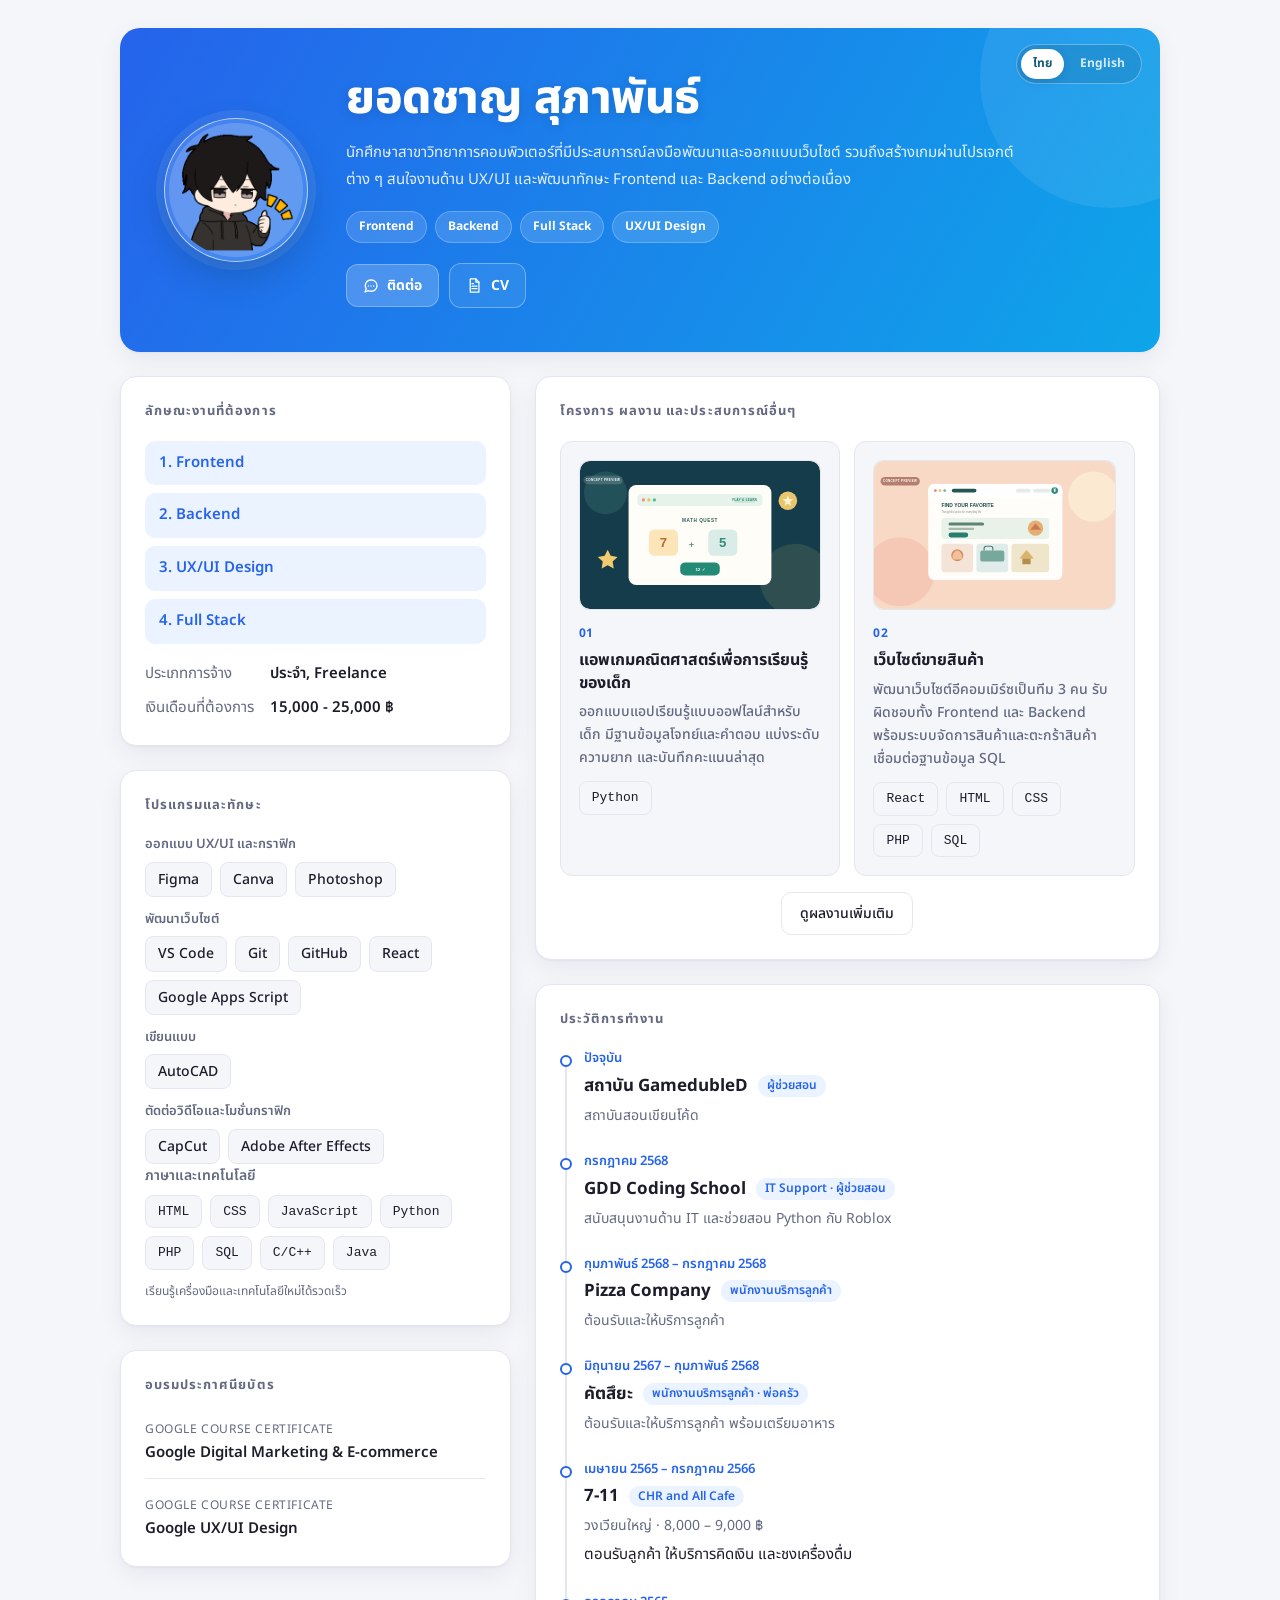
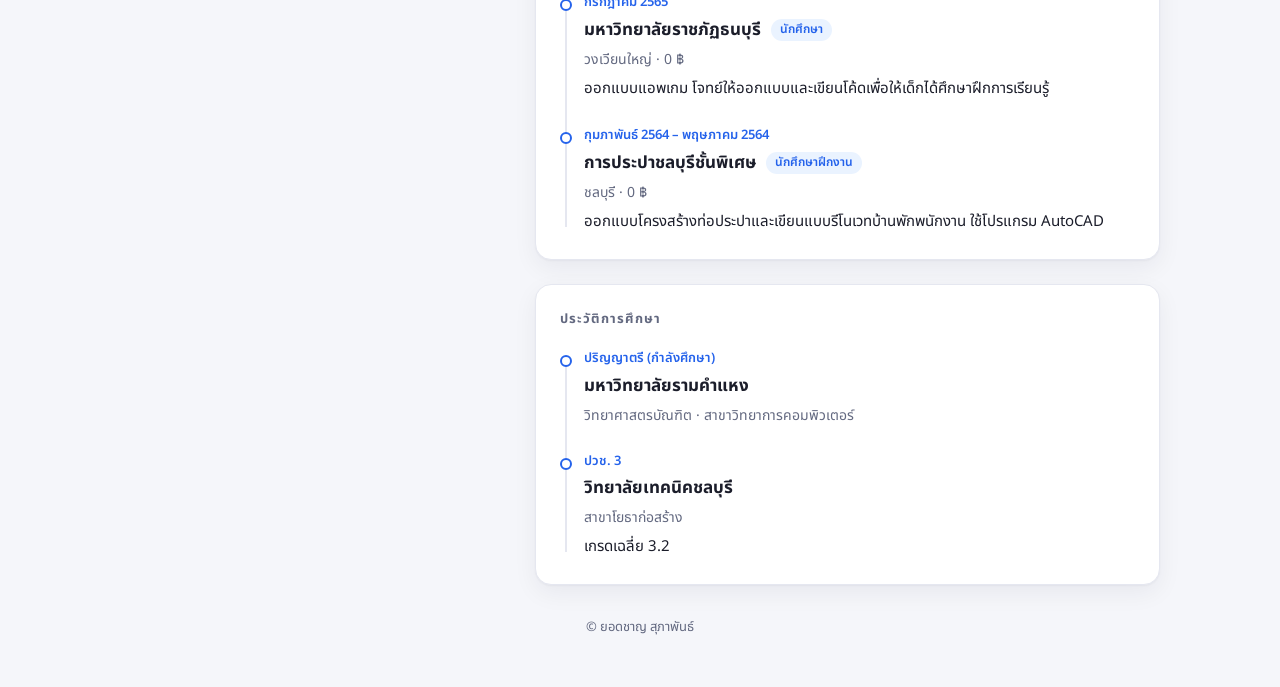
<file: Resume_Yod/resume.html>
<!doctype html>
<html lang="th">
  <head>
    <meta charset="utf-8">
    <meta name="viewport" content="width=device-width, initial-scale=1">
    <meta http-equiv="refresh" content="0; url=../resume.html">
    <link rel="canonical" href="../resume.html">
    <title>กำลังไปยัง Resume | ยอดชาญ สุภาพันธ์</title>
    <script>window.location.replace(new URL('../resume.html', window.location.href));</script>
  </head>
  <body>
    <p>กำลังเปิดหน้า Resume… หากไม่เปลี่ยนหน้าอัตโนมัติ <a href="../resume.html">คลิกที่นี่</a></p>
  </body>
</html>
</file>
<file: style.css>
:root{
  --bg:#f5f6fa;
  --card:#ffffff;
  --text:#1b1d2a;
  --muted:#636980;
  --primary:#2563eb;
  --primary-2:#0ea5e9;
  --primary-soft:#eaf3ff;
  --border:#e5e7f0;
  --shadow:0 1px 2px rgba(20,20,50,.04), 0 8px 24px rgba(20,20,50,.06);
}
@media (prefers-color-scheme: dark){
  :root:not([data-theme="light"]){
    --bg:#0d0f16;
    --card:#161924;
    --text:#e8eaf4;
    --muted:#9499b0;
    --primary:#60a5fa;
    --primary-2:#38bdf8;
    --primary-soft:#172b4d;
    --border:#262a3b;
    --shadow:0 1px 2px rgba(0,0,0,.3), 0 8px 24px rgba(0,0,0,.3);
  }
}
:root[data-theme="dark"]{
  --bg:#0d0f16;
  --card:#161924;
  --text:#e8eaf4;
  --muted:#9499b0;
  --primary:#60a5fa;
  --primary-2:#38bdf8;
  --primary-soft:#172b4d;
  --border:#262a3b;
  --shadow:0 1px 2px rgba(0,0,0,.3), 0 8px 24px rgba(0,0,0,.3);
  color-scheme:dark;
}
:root{ box-sizing:border-box; padding-top:env(safe-area-inset-top,0px); padding-bottom:env(safe-area-inset-bottom,0px); }
*,*::before,*::after{ box-sizing:inherit; }
html{ scroll-behavior:smooth; }
body{
  margin:0;
  font-family:'Noto Sans Thai', system-ui, -apple-system, 'Segoe UI', sans-serif;
  background:var(--bg);
  color:var(--text);
  line-height:1.65;
  min-height:100vh;
  -webkit-font-smoothing:antialiased;
}
.wrap{ max-width:1080px; margin:0 auto; padding:28px 20px 48px; }
.avatar-wrapper{
  width:112px; height:112px; border-radius:50%; overflow:hidden; flex-shrink:0;
}
.avatar-wrapper img{
  width:100%; height:100%; object-fit:cover;
}
.avatar{
  width:112px; height:112px; border-radius:50%;
  background:rgba(255,255,255,.16);
  border:2px solid rgba(255,255,255,.5);
  display:grid; place-items:center;
  font-size:36px; font-weight:700;
  flex-shrink:0;
  position:relative; z-index:1;
}
@media (prefers-color-scheme: dark){
  .avatar{
    background:rgba(255,255,255,.08);
    border-color:rgba(255,255,255,.3);
  }
}
.avatar-text{ display:none; }

/* Hero */
.hero{
  background:linear-gradient(120deg,var(--primary) 0%,var(--primary-2) 100%);
  color:#fff;
  border-radius:20px;
  padding:40px;
  display:flex;
  gap:32px;
  align-items:center;
  box-shadow:var(--shadow);
  flex-wrap:wrap;
  position:relative;
  overflow:hidden;
}
.hero::after{
  content:""; position:absolute; right:-80px; top:-80px; width:260px; height:260px;
  border-radius:50%; background:rgba(255,255,255,.08); pointer-events:none;
}
.avatar{
  width:112px; height:112px; border-radius:50%;
  background:rgba(255,255,255,.16);
  border:2px solid rgba(255,255,255,.5);
  display:grid; place-items:center;
  font-size:36px; font-weight:700;
  flex-shrink:0;
  position:relative; z-index:1;
}
.hero-info{ flex:1; min-width:240px; position:relative; z-index:1; }
.hero h1{ margin:0 0 6px; font-size:clamp(28px,4vw,38px); font-weight:800; line-height:1.25; }
.hero .intro{ max-width:660px; margin:0 0 16px; color:rgba(255,255,255,.88); font-size:14px; line-height:1.8; }
.hero .role{ margin:0 0 20px; font-size:15px; opacity:.92; letter-spacing:.2px; }
.roles{ display:flex; flex-wrap:wrap; gap:8px; margin:0 0 20px; }
.roles span{ background:#fff; color:var(--primary); font-size:13px; font-weight:700; padding:4px 12px; border-radius:8px; }
.contacts{ display:flex; flex-wrap:wrap; gap:10px; }
.language-switch{ position:absolute; z-index:3; top:16px; right:18px; display:flex; width:max-content; gap:4px; margin:0; padding:4px; border:1px solid rgba(255,255,255,.32); border-radius:999px; background:rgba(20,91,130,.2); backdrop-filter:blur(8px); }
.language-button{ min-height:30px; padding:4px 12px; border:0; border-radius:999px; color:rgba(255,255,255,.82); background:transparent; font:inherit; font-size:12px; font-weight:700; cursor:pointer; transition:background .18s,color .18s,box-shadow .18s; }
.language-button:hover{ color:#fff; background:rgba(255,255,255,.16); }
.language-button.is-active{ color:#155c73; background:#fff; box-shadow:0 2px 8px rgba(16,45,70,.16); }
.language-button:focus-visible{ outline:3px solid #fff; outline-offset:3px; }
.contact{
  display:inline-flex; align-items:center; gap:8px;
  background:rgba(255,255,255,.14);
  border:1px solid rgba(255,255,255,.28);
  padding:7px 14px; border-radius:999px;
  font-size:14px; color:#fff; text-decoration:none;
  transition:background .2s;
}
a.contact:hover{ background:rgba(255,255,255,.26); }
.contact svg{ width:16px; height:16px; flex-shrink:0; }
.contact-trigger{ font-family:inherit; cursor:pointer; }
.contact-trigger:focus-visible,.dialog-close:focus-visible,.send-message:focus-visible,.contact-option:focus-visible{ outline:3px solid #7dd3c7; outline-offset:3px; }
.contact-dialog{ width:min(680px,calc(100% - 28px)); max-width:none; max-height:min(92vh,900px); max-height:min(92dvh,900px); margin:auto; padding:0; overflow:auto; overscroll-behavior:contain; -webkit-overflow-scrolling:touch; scroll-padding:20px; color:var(--text); background:var(--card); border:1px solid var(--border); border-radius:22px; box-shadow:0 28px 90px rgba(9,35,37,.32); }
.contact-dialog::backdrop{ background:rgba(11,29,34,.64); backdrop-filter:blur(5px); }
.contact-dialog[open]{ animation:dialog-enter .22s ease-out both; }
@keyframes dialog-enter{from{opacity:0;transform:translateY(10px) scale(.985)}to{opacity:1;transform:translateY(0) scale(1)}}
.contact-panel{ padding:28px; }
.contact-dialog-head{ display:flex; align-items:flex-start; justify-content:space-between; gap:16px; }
.contact-kicker{ margin:0 0 5px; color:var(--primary); font-size:10px; font-weight:800; letter-spacing:.18em; }
.contact-dialog-head h2{ margin:0; font-size:25px; }
.dialog-close{ width:38px; height:38px; flex:0 0 auto; border:1px solid var(--border); border-radius:12px; background:var(--bg); color:var(--muted); font-size:25px; line-height:1; cursor:pointer; }
.contact-hint{ margin:8px 0 20px; color:var(--muted); font-size:14px; }
.contact-options{ display:grid; grid-template-columns:repeat(2,minmax(0,1fr)); gap:9px; }
.contact-option{ min-width:0; display:flex; align-items:center; gap:11px; padding:12px; border:1px solid var(--border); border-radius:14px; background:var(--bg); color:var(--text); text-decoration:none; transition:border-color .18s,transform .18s,background .18s; }
a.contact-option:hover{ transform:translateY(-2px); border-color:var(--primary-2); background:var(--primary-soft); }
.option-icon{ display:grid; place-items:center; width:37px; height:37px; flex:0 0 auto; border-radius:12px; background:var(--primary-soft); color:var(--primary); font-size:14px; font-weight:800; }
.contact-option strong,.contact-option small{ display:block; }
.contact-option strong{ font-size:13px; }
.contact-option small{ max-width:205px; overflow:hidden; color:var(--muted); font-size:11px; text-overflow:ellipsis; white-space:nowrap; }
.option-arrow{ margin-left:auto; color:var(--muted); }
.contact-form{ display:grid; gap:12px; margin-top:22px; padding-top:20px; border-top:1px solid var(--border); }
.contact-form h3{ margin:0; font-size:17px; }
.form-row{ display:grid; grid-template-columns:1fr; gap:12px; }
.contact-form label{ display:grid; gap:6px; color:var(--text); font-size:12px; font-weight:700; }
.contact-form label span{ color:var(--muted); font-weight:400; }
.contact-form input,.contact-form textarea{ width:100%; padding:10px 12px; border:1px solid var(--border); border-radius:10px; background:var(--bg); color:var(--text); font:inherit; font-size:14px; }
.contact-form input::placeholder,.contact-form textarea::placeholder{ color:var(--muted); opacity:.75; }
.contact-form textarea{ min-height:105px; resize:vertical; }
.contact-form input:focus,.contact-form textarea:focus{ outline:2px solid var(--primary-2); outline-offset:1px; }
.send-message{ display:flex; align-items:center; justify-content:center; gap:10px; min-height:46px; border:0; border-radius:12px; background:var(--primary); color:#fff; font:inherit; font-size:14px; font-weight:700; cursor:pointer; transition:background .18s,transform .18s; }
.send-message:hover{ background:var(--primary-2); transform:translateY(-1px); }
.send-message:disabled{ opacity:.68; cursor:wait; transform:none; }
.form-honeypot{ position:absolute!important; width:1px!important; height:1px!important; padding:0!important; margin:-1px!important; overflow:hidden!important; clip:rect(0,0,0,0)!important; white-space:nowrap!important; border:0!important; }
.form-status{ min-height:1.4em; margin:0; color:var(--primary); font-size:13px; font-weight:600; }
.form-status.is-error{ color:#c2413b; }
.mail-note{ margin:0; color:var(--muted); font-size:11px; line-height:1.6; }
@media(prefers-reduced-motion:reduce){.contact-dialog[open]{animation:none}a.contact-option,.send-message{transition:none}}

/* Layout */
.grid{ display:grid; grid-template-columns:minmax(0,1fr) minmax(0,1.6fr); gap:24px; margin-top:24px; align-items:start; }
@media (max-width:820px){ .grid{ grid-template-columns:1fr; } .hero{ padding:28px; } }

.card{
  background:var(--card);
  border:1px solid var(--border);
  border-radius:16px;
  padding:24px;
  box-shadow:var(--shadow);
  margin-bottom:24px;
}
.card:last-child{ margin-bottom:0; }
.card h2{
  margin:0 0 18px;
  font-size:13px; font-weight:700;
  text-transform:uppercase; letter-spacing:.08em;
  color:var(--muted);
}

/* Job target */
.target-list{ list-style:none; padding:0; margin:0 0 18px; display:grid; gap:8px; }
.target-list li{
  padding:10px 14px; border-radius:10px; background:var(--primary-soft);
  color:var(--primary); font-weight:600; font-size:15px;
}
.facts{ display:grid; grid-template-columns:auto 1fr; gap:10px 16px; font-size:15px; margin:0; }
.facts dt{ color:var(--muted); }
.facts dd{ margin:0; font-weight:600; }

/* Chips */
.label{ font-size:14px; color:var(--muted); margin:18px 0 8px; font-weight:600; }
.label:first-of-type{ margin-top:0; }
.chips{ display:flex; flex-wrap:wrap; gap:8px; }
.tool-groups{ display:grid; gap:12px; }
.tool-group .label{ margin:0 0 6px; font-size:13px; }
.tool-note{ margin:12px 0 0; color:var(--muted); font-size:12px; }
.chip{
  padding:5px 12px; border-radius:8px; font-size:14px; font-weight:500;
  background:var(--bg); border:1px solid var(--border);
}
.chip.code{ font-family:ui-monospace,'SFMono-Regular',Menlo,Consolas,monospace; font-size:13px; }

/* Projects */
.projects{ display:grid; grid-template-columns:repeat(auto-fit,minmax(220px,1fr)); gap:14px; }
.project{
  border:1px solid var(--border); border-radius:12px; padding:18px;
  background:var(--bg);
}
@media (prefers-reduced-motion: no-preference){
  .motion-ready .project{
    opacity:0;
    transform:translateY(18px) scale(.985);
    transition:opacity .55s ease, transform .55s cubic-bezier(.2,.7,.2,1);
    transition-delay:var(--reveal-delay, 0ms);
  }
  .motion-ready .project.is-visible{ opacity:1; transform:translateY(0) scale(1); }
}
.project .num{
  display:block; font-size:12px; font-weight:700; color:var(--primary);
  margin-bottom:6px; letter-spacing:.06em;
}
.project p{ margin:0; font-size:15px; font-weight:500; }
.project.extra{ display:none; }
.projects.expanded .project.extra{ display:block; }
.more-wrap{ margin-top:16px; text-align:center; }
.project h3{ margin:0 0 6px; font-size:16px; font-weight:700; line-height:1.4; }
.project .desc{ margin:0; font-size:14px; color:var(--muted); }
.project .tags{ margin-top:12px; }
.project .thumb{
  height:150px; border-radius:10px; margin-bottom:14px;
  background:linear-gradient(135deg,#e9f1ee,#f2eee5);
  border:1px solid var(--border);
  position:relative; overflow:hidden;
}
.project .thumb img{
  width:100%; height:100%; object-fit:cover; display:block; border-radius:inherit;
}
.project .thumb img[hidden]{ display:none; }
.project{ cursor:pointer; transition:transform .2s ease,border-color .2s ease,box-shadow .2s ease; }
.project:hover,.project:focus-visible{ transform:translateY(-3px); border-color:var(--primary); box-shadow:0 12px 28px rgba(15,23,42,.12); }
.project:focus-visible{ outline:3px solid color-mix(in srgb,var(--primary) 40%,transparent); outline-offset:3px; }
.project-dialog{ width:min(620px,calc(100% - 28px)); max-width:none; max-height:min(88vh,860px); padding:0; border:1px solid var(--border); border-radius:22px; color:var(--text); background:var(--card); box-shadow:0 28px 90px rgba(0,0,0,.3); overflow:auto; }
.project-dialog::backdrop{ background:rgba(8,12,22,.68); backdrop-filter:blur(5px); }
.project-dialog-panel{ position:relative; }
.project-dialog-close{ position:absolute; z-index:1; top:12px; right:12px; display:grid; place-items:center; width:40px; height:40px; border:1px solid rgba(255,255,255,.5); border-radius:50%; color:#172033; background:rgba(255,255,255,.92); font:inherit; font-size:26px; line-height:1; cursor:pointer; box-shadow:0 4px 14px rgba(0,0,0,.18); }
.project-dialog-close:hover{ transform:scale(1.05); }
.project-dialog-gallery{ position:relative; width:100%; aspect-ratio:16/9; background:var(--bg); }
.project-dialog-image{ width:100%; height:100%; }
.project-dialog-image img{ display:block; width:100%; height:100%; object-fit:cover; }
.project-gallery-control{ position:absolute; top:50%; display:grid; place-items:center; width:42px; height:42px; padding:0 0 4px; transform:translateY(-50%); border:1px solid rgba(255,255,255,.65); border-radius:50%; color:#172033; background:rgba(255,255,255,.9); font:inherit; font-size:32px; line-height:1; cursor:pointer; box-shadow:0 4px 16px rgba(0,0,0,.2); }
.project-gallery-control:hover{ background:#fff; }
.project-gallery-prev{ left:14px; }
.project-gallery-next{ right:14px; }
.project-gallery-control[hidden],.project-gallery-count[hidden]{ display:none; }
.project-gallery-count{ position:absolute; bottom:12px; left:50%; transform:translateX(-50%); padding:4px 10px; border-radius:999px; color:#fff; background:rgba(10,15,25,.68); font-size:12px; font-weight:600; }
.project-dialog-content{ padding:24px 28px 28px; }
.project-dialog-content h2{ margin:3px 0 10px; font-size:clamp(20px,4vw,26px); line-height:1.4; }
.project-dialog-description{ margin:0; color:var(--muted); line-height:1.8; }
.project-dialog-tags{ margin-top:18px; }
@media (prefers-reduced-motion:reduce){.project,.project-dialog-close{transition:none}}
@media (max-width:560px){
  .project-dialog{ position:fixed; inset:auto 0 0; width:100%; max-height:calc(100vh - env(safe-area-inset-top, 8px)); max-height:calc(100dvh - env(safe-area-inset-top, 8px)); margin:0; border-radius:22px 22px 0 0; border-bottom:0; }
  @media (prefers-reduced-motion: no-preference){
    .project-dialog[open]{ animation:project-sheet-enter .38s cubic-bezier(.22,.8,.25,1) both; }
    @keyframes project-sheet-enter{from{opacity:.65;transform:translateY(36px)}to{opacity:1;transform:translateY(0)}}
  }
  .project-dialog-content{ padding:20px 18px calc(24px + env(safe-area-inset-bottom, 0px)); }
  .project-dialog-gallery{ aspect-ratio:16/10; }
  .project-gallery-control{ width:38px; height:38px; }
}

/* Timeline */
.timeline{ position:relative; padding-left:24px; }
.timeline::before{
  content:""; position:absolute; left:5px; top:8px; bottom:8px; width:2px;
  background:var(--border);
}
.item{ position:relative; margin-bottom:24px; }
.item:last-child{ margin-bottom:0; }
.item::before{
  content:""; position:absolute; left:-24px; top:7px; width:12px; height:12px; border-radius:50%;
  background:var(--card); border:2px solid var(--primary);
}
.item .date{ font-size:13px; color:var(--primary); font-weight:600; }
.item h3{ margin:2px 0 4px; font-size:17px; font-weight:700; }
.item .meta{ font-size:14px; color:var(--muted); margin-bottom:6px; }
.item p{ margin:0; font-size:15px; }
.badge{
  display:inline-block; font-size:12px; padding:1px 9px; border-radius:999px;
  background:var(--primary-soft); color:var(--primary); font-weight:600; margin-left:6px; vertical-align:middle;
}

/* Certs */
.cert-list .cert{ padding:12px 0; border-bottom:1px solid var(--border); }
.cert-list .cert:first-child{ padding-top:0; }
.cert-list .cert:last-child{ border-bottom:none; padding-bottom:0; }
.cert .org{ font-size:12px; color:var(--muted); text-transform:uppercase; letter-spacing:.05em; }
.cert .name{ display:block; font-weight:600; font-size:15px; }
.cert-with-preview{ position:relative; }
.cert-summary{ display:block; list-style:none; cursor:pointer; }
.cert-summary::-webkit-details-marker{ display:none; }
.cert-summary:focus-visible{ outline:3px solid color-mix(in srgb,var(--primary) 35%,transparent); outline-offset:4px; border-radius:8px; }
.cert-preview{
  display:none; position:relative; width:100%; margin-top:12px;
  padding:10px; border:1px solid var(--border); border-radius:17px; background:var(--card);
  box-shadow:0 12px 32px rgba(15,23,42,.14);
}
.cert-preview img{ display:block; width:100%; aspect-ratio:16/10; object-fit:cover; border-radius:11px; }
.cert-preview-caption{ display:grid; gap:2px; padding:9px 4px 1px; }
.cert-preview-caption strong{ font-size:12px; }
.cert-preview-caption small{ color:var(--muted); font-size:10px; }
.cert-with-preview[open] .cert-preview{ display:block; animation:cert-preview-in .2s ease-out both; }
@keyframes cert-preview-in{from{opacity:0;transform:translateY(6px)}to{opacity:1;transform:translateY(0)}}
@media (prefers-reduced-motion:reduce){.cert-with-preview[open] .cert-preview{animation:none}}

/* Actions */
.toolbar{ display:flex; justify-content:flex-end; gap:10px; margin-top:24px; flex-wrap:wrap; }
.btn{
  border:1px solid var(--border); background:var(--card); color:var(--text);
  padding:9px 18px; border-radius:10px; font:inherit; font-size:14px; font-weight:500; cursor:pointer;
  transition:border-color .2s, color .2s;
}
.btn:hover{ border-color:var(--primary); color:var(--primary); }
.btn:focus-visible, a:focus-visible{ outline:2px solid var(--primary); outline-offset:2px; }
footer{ text-align:center; color:var(--muted); font-size:13px; margin-top:32px; }

@media print{
  body{ background:#fff; }
  .toolbar{ display:none; }
  .card,.hero{ box-shadow:none; }
  .hero{ -webkit-print-color-adjust:exact; print-color-adjust:exact; }
}


/* Mobile */
body{ overflow-wrap:anywhere; }
@media (max-width:560px){
  .wrap{ padding:16px 12px 40px; }
  .grid{ gap:16px; margin-top:16px; }
  .hero{ padding:24px 20px; gap:20px; border-radius:16px; justify-content:center; text-align:center; }
  .hero-info{ min-width:0; width:100%; }
  .avatar{ width:88px; height:88px; font-size:28px; margin:0 auto; }
  .hero h1{ font-size:26px; }
  .hero .intro{ font-size:13px; line-height:1.75; }
  .hero .role{ font-size:14px; margin-bottom:16px; }
  .contacts{ justify-content:center; }
  .contact{ font-size:13px; padding:6px 12px; word-break:break-all; }
  .card{ padding:20px; border-radius:14px; margin-bottom:16px; }
  .card h2{ margin-bottom:14px; }
  .facts{ grid-template-columns:1fr; gap:4px; }
  .facts dd{ margin-bottom:10px; }
  .project .thumb{ height:120px; }
  .timeline{ padding-left:20px; }
  .item::before{ left:-20px; }
  .item h3{ font-size:16px; }
  .cert .name{ font-size:14px; }
  footer{ margin-top:24px; }
}
.avatar{ width:136px; height:136px; font-size:44px; border:3px solid rgba(255,255,255,.85); box-shadow:0 10px 28px rgba(0,0,0,.22); }
.hero h1{ font-size:clamp(32px,5vw,46px); letter-spacing:-.01em; text-shadow:0 2px 12px rgba(0,0,0,.12); }
@media (max-width:560px){
  .avatar{ width:104px; height:104px; font-size:34px; }
  .hero h1{ font-size:30px; }
}
@media (max-width:560px){
  .hero{ padding:28px 20px 24px; flex-direction:column; align-items:center; text-align:center; gap:16px; }
  .avatar{ width:96px; height:96px; font-size:32px; }
  .hero h1{ font-size:28px; }
  .hero .role{ margin-bottom:14px; }
  .roles{ justify-content:center; gap:6px; margin-bottom:20px; }
  .roles span{ font-size:12px; padding:3px 10px; }
  .contacts{ flex-direction:column; width:100%; gap:8px; }
  .contact{ width:100%; justify-content:flex-start; border-radius:12px; padding:10px 14px; font-size:14px; background:rgba(255,255,255,.12); overflow-wrap:anywhere; }
  .card{ padding:18px; }
  .card h2{ font-size:12px; margin-bottom:12px; }
  .target-list li{ font-size:14px; }
  .chip{ font-size:13px; padding:4px 10px; }
  .facts{ grid-template-columns:1fr; gap:2px; }
  .facts dt{ font-size:13px; margin-top:8px; }
  .facts dd{ margin-bottom:0; font-size:15px; }
  .item .date{ font-size:12px; }
  .project{ padding:14px; }
}
@media (max-width:560px){
  .avatar{ width:124px; height:124px; font-size:40px; border:4px solid rgba(255,255,255,.9); box-shadow:0 0 0 6px rgba(255,255,255,.18), 0 12px 28px rgba(0,0,0,.25); margin-bottom:4px; }
  .hero h1{ font-size:34px; font-weight:800; letter-spacing:-.01em; line-height:1.2; }
  .hero .role{ font-size:15px; font-weight:500; }
}
@media (max-width:560px){
  .contact-dialog{ position:fixed; inset:auto 0 0; width:100%; max-height:calc(100vh - env(safe-area-inset-top, 8px)); max-height:calc(100dvh - env(safe-area-inset-top, 8px)); margin:0; border-radius:22px 22px 0 0; border-bottom:0; }
  .contact-panel{ padding:18px 16px calc(20px + env(safe-area-inset-bottom, 0px)); }
  .contact-options{ grid-template-columns:repeat(2,minmax(0,1fr)); gap:8px; }
  .contact-option{ gap:8px; padding:9px; border-radius:12px; }
  .option-icon{ width:32px; height:32px; border-radius:10px; font-size:12px; }
  .contact-option small{ max-width:100%; font-size:10px; }
  .form-row{ grid-template-columns:1fr; }
  .contact-hint{ margin-bottom:14px; font-size:13px; }
  .contact-form{ gap:10px; margin-top:18px; padding-top:16px; }
  .contact-form input,.contact-form textarea{ font-size:16px; }
}
@media (max-width:360px){ .contact-options{ grid-template-columns:1fr; } }

/* Profile header layout */
.hero{
  display:grid;
  grid-template-columns:144px minmax(0,1fr);
  gap:clamp(22px,4vw,38px);
  padding:clamp(26px,4vw,44px);
}
.hero .avatar-wrapper{
  width:144px;
  height:144px;
  padding:4px;
  border:1px solid rgba(255,255,255,.62);
  border-radius:50%;
  background:rgba(255,255,255,.16);
  box-shadow:0 14px 34px rgba(8,40,50,.22),0 0 0 8px rgba(255,255,255,.08);
}
.hero .avatar-wrapper .avatar{ width:100%; height:100%; border:0; box-shadow:none; }
.hero .hero-info{ min-width:0; }
.profile-kicker{ margin:0 0 7px; color:rgba(255,255,255,.72); font-size:10px; font-weight:800; letter-spacing:.18em; }
.hero h1{ margin:0 0 12px; font-size:clamp(32px,4.3vw,46px); line-height:1.2; }
.hero .intro{ max-width:680px; margin:0 0 18px; font-size:15px; line-height:1.8; }
.hero .roles{ gap:8px; margin:0 0 20px; }
.hero .roles span{ padding:5px 12px; border:1px solid rgba(255,255,255,.22); border-radius:999px; background:rgba(255,255,255,.14); color:#fff; font-size:12px; }
.hero .contacts{ align-items:center; }
.hero .contact-trigger{ padding:10px 16px; border-radius:12px; background:rgba(255,255,255,.2); font-weight:700; }
.hero .contact-trigger:hover{ background:rgba(255,255,255,.3); }
.hero .cv-link{ padding:10px 16px; border-radius:12px; border-color:rgba(255,255,255,.32); background:rgba(255,255,255,.08); font-weight:700; }
.hero .cv-link:hover{ background:rgba(255,255,255,.22); }
.hero .cv-link svg{ width:17px; height:17px; }
@media (max-width:560px){
  .hero{ grid-template-columns:minmax(0,1fr); justify-items:center; gap:19px; padding:26px 20px 24px; }
  .language-switch{ top:12px; right:12px; }
  .language-button{ min-height:28px; padding:3px 10px; font-size:11px; }
  .hero .avatar-wrapper{ width:132px; height:132px; }
  .hero .hero-info{ width:100%; text-align:center; }
  .profile-kicker{ font-size:9px; }
  .hero h1{ margin-bottom:10px; font-size:32px; }
  .hero .intro{ max-width:40ch; margin:0 auto 16px; font-size:13px; }
  .hero .roles{ justify-content:center; margin-bottom:18px; }
  .hero .contacts{ flex-direction:row; flex-wrap:nowrap; justify-content:center; align-items:center; width:100%; gap:8px; }
  .hero .contact-trigger,.hero .cv-link{ width:auto; min-width:0; max-width:100%; flex:0 0 auto; justify-content:center; padding:9px 12px; font-size:13px; white-space:nowrap; }
  .card h2{ font-size:14px; line-height:1.5; }
}
@media (max-width:360px){
  .hero .contacts{ gap:6px; }
  .hero .contact-trigger,.hero .cv-link{ padding:8px 9px; font-size:12px; }
}
</file>
